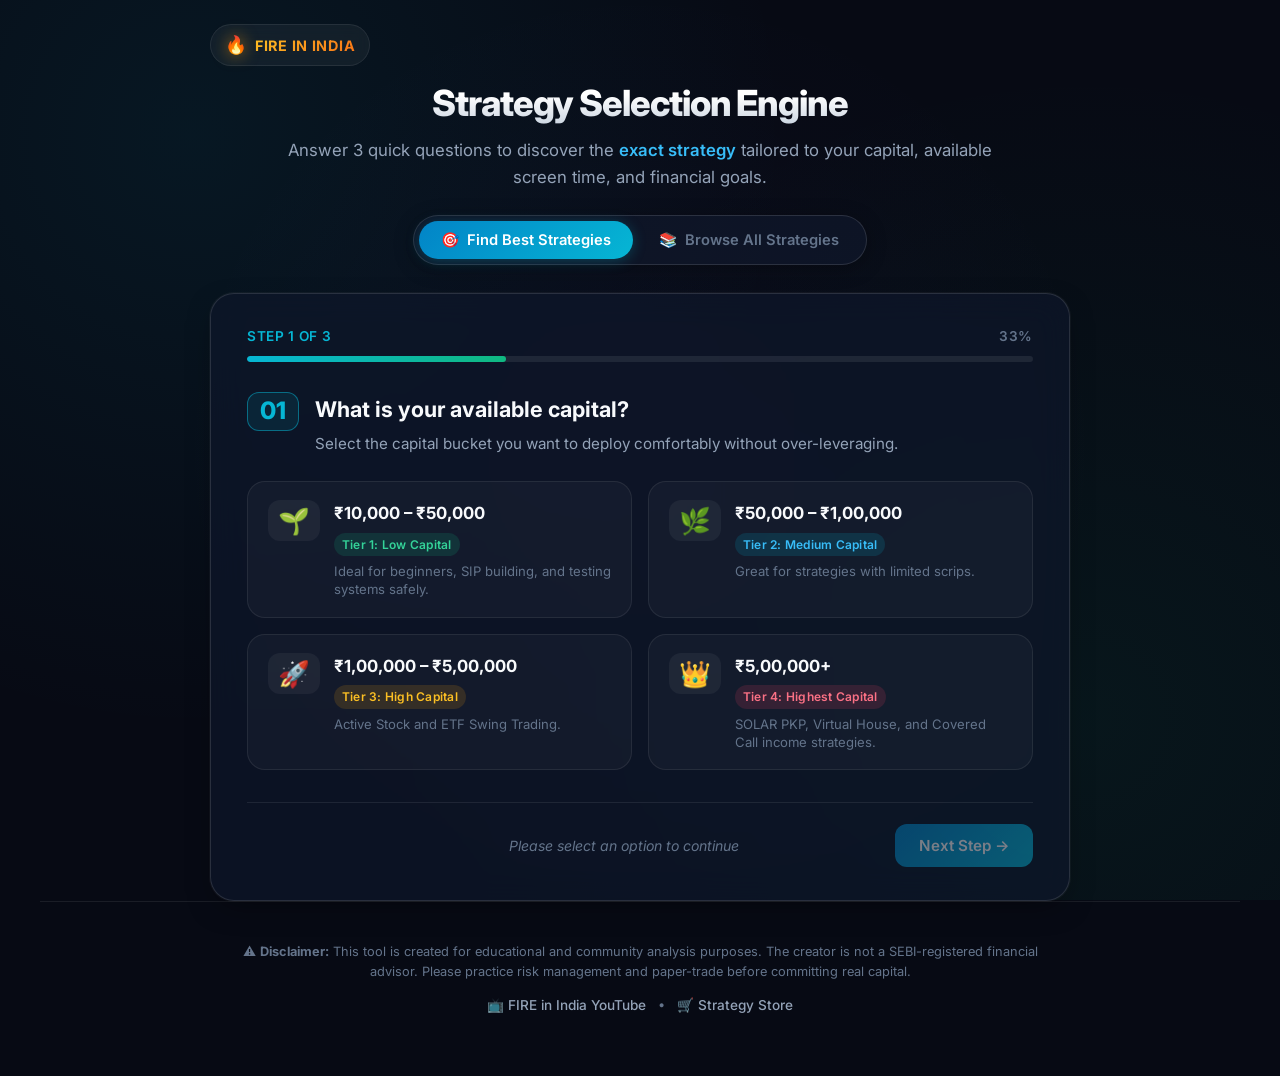
<file: index.html>
<!DOCTYPE html>
<html lang="en">
<head>
  <meta charset="UTF-8">
  <meta name="viewport" content="width=device-width, initial-scale=1.0">
  <title>FIRE in India — Interactive Strategy Finder & Strategy Catalog</title>
  <meta name="description" content="Discover the best stock market, ETF, and swing trading strategy for your capital, screen time, and risk appetite. Powered by FIRE in India.">
  <meta name="keywords" content="FIRE in India, Stock Market Strategy, SST 2.0, ETF Shop, PKJ, Swing Trading, Options Trading, Financial Independence">
  
  <!-- Open Graph / Social Sharing -->
  <meta property="og:title" content="FIRE in India — Strategy Selector">
  <meta property="og:description" content="Find the best trading & investing strategy tailored specifically for your routine and capital in 30 seconds.">
  <meta property="og:type" content="website">

  <!-- Fonts -->
  <link rel="preconnect" href="https://fonts.googleapis.com">
  <link rel="preconnect" href="https://fonts.gstatic.com" crossorigin>
  <link href="https://fonts.googleapis.com/css2?family=Inter:wght@300;400;500;600;700;800&display=swap" rel="stylesheet">

  <link rel="stylesheet" href="style.css">
</head>
<body>
  <div id="app" class="app-wrapper">

    <!-- Top Header -->
    <header class="app-header">
      <div class="header-content">
        <div class="brand-row">
          <div class="brand-badge">
            <span class="flame-icon">🔥</span>
            <span class="brand-title">FIRE in India</span>
          </div>

        </div>

        <h1 class="main-headline">Strategy Selection Engine</h1>
        <p class="sub-headline">
          Answer 3 quick questions to discover the 
          <strong>exact strategy</strong> tailored to your capital, available screen time, and financial goals.
        </p>

        <!-- Navigation Mode Tabs -->
        <nav class="mode-tabs-container" aria-label="Mode selector">
          <button id="quizModeBtn" class="mode-tab active" data-mode="quiz">
            <span class="tab-icon">🎯</span>
            <span class="tab-label">Find Best Strategies</span>
          </button>
          <button id="catalogModeBtn" class="mode-tab" data-mode="catalog">
            <span class="tab-icon">📚</span>
            <span class="tab-label">Browse All Strategies</span>
          </button>
        </nav>
      </div>
    </header>

    <!-- Main Content Area -->
    <main class="app-main">

      <!-- ========================================== -->
      <!-- VIEW 1: GUIDED QUIZ VIEW                   -->
      <!-- ========================================== -->
      <section id="quizView" class="view-section active-view">
        <div class="quiz-card-container">
          
          <!-- Step Progress Indicator -->
          <div class="progress-bar-container">
            <div class="progress-info">
              <span id="quizStepLabel" class="step-label">Step 1 of 3</span>
              <span id="quizStepPercent" class="step-percent">33%</span>
            </div>
            <div class="progress-track">
              <div id="quizProgressBar" class="progress-fill" style="width: 33%;"></div>
            </div>
          </div>

          <!-- Wizard Form Container -->
          <form id="quizForm" class="quiz-form" onsubmit="return false;">
            
            <!-- STEP 1: Capital -->
            <div id="quizStep1" class="quiz-step active-step">
              <div class="question-header">
                <span class="q-number">01</span>
                <div>
                  <h2 class="question-title">What is your available capital?</h2>
                  <p class="question-desc">Select the capital bucket you want to deploy comfortably without over-leveraging.</p>
                </div>
              </div>

              <div class="options-grid" role="radiogroup" aria-label="Capital options">
                <label class="option-tile" data-val="1 Low">
                  <input type="radio" name="capital" value="1 Low" class="sr-only">
                  <div class="tile-icon-box">🌱</div>
                  <div class="tile-body">
                    <div class="tile-title">₹10,000 – ₹50,000</div>
                    <div class="tile-tag tier-low">Tier 1: Low Capital</div>
                    <p class="tile-hint">Ideal for beginners, SIP building, and testing systems safely.</p>
                  </div>
                </label>

                <label class="option-tile" data-val="2 Medium">
                  <input type="radio" name="capital" value="2 Medium" class="sr-only">
                  <div class="tile-icon-box">🌿</div>
                  <div class="tile-body">
                    <div class="tile-title">₹50,000 – ₹1,00,000</div>
                    <div class="tile-tag tier-med">Tier 2: Medium Capital</div>
                    <p class="tile-hint">Great for strategies with limited scrips.</p>
                  </div>
                </label>

                <label class="option-tile" data-val="3 High">
                  <input type="radio" name="capital" value="3 High" class="sr-only">
                  <div class="tile-icon-box">🚀</div>
                  <div class="tile-body">
                    <div class="tile-title">₹1,00,000 – ₹5,00,000</div>
                    <div class="tile-tag tier-high">Tier 3: High Capital</div>
                    <p class="tile-hint">Active Stock and ETF Swing Trading.</p>
                  </div>
                </label>

                <label class="option-tile" data-val="4 Highest">
                  <input type="radio" name="capital" value="4 Highest" class="sr-only">
                  <div class="tile-icon-box">👑</div>
                  <div class="tile-body">
                    <div class="tile-title">₹5,00,000+</div>
                    <div class="tile-tag tier-highest">Tier 4: Highest Capital</div>
                    <p class="tile-hint">SOLAR PKP, Virtual House, and Covered Call income strategies.</p>
                  </div>
                </label>
              </div>
            </div>

            <!-- STEP 2: Time / Screen Availability -->
            <div id="quizStep2" class="quiz-step">
              <div class="question-header">
                <span class="q-number">02</span>
                <div>
                  <h2 class="question-title">How much screen time can you commit?</h2>
                  <p class="question-desc">Pick what genuinely aligns with your profession and daily lifestyle.</p>
                </div>
              </div>

              <div class="options-grid" role="radiogroup" aria-label="Frequency options">
                <label class="option-tile" data-val="Daily">
                  <input type="radio" name="frequency" value="Daily" class="sr-only">
                  <div class="tile-icon-box">⚡</div>
                  <div class="tile-body">
                    <div class="tile-title">Daily (10–15 mins)</div>
                    <div class="tile-tag freq-daily">Active Daily Check</div>
                    <p class="tile-hint">Quick end-of-day order placement for swing trading and daily ETF shops.</p>
                  </div>
                </label>

                <label class="option-tile" data-val="Weekly">
                  <input type="radio" name="frequency" value="Weekly" class="sr-only">
                  <div class="tile-icon-box">📅</div>
                  <div class="tile-body">
                    <div class="tile-title">Weekly / Weekend (30–60 mins on weekend)</div>
                    <div class="tile-tag freq-weekly">Weekly Routine</div>
                    <p class="tile-hint">Review weekly candle breakouts and rotational ETF tranches on Saturday/Sunday.</p>
                  </div>
                </label>

                <label class="option-tile" data-val="Monthly">
                  <input type="radio" name="frequency" value="Monthly" class="sr-only">
                  <div class="tile-icon-box">☕</div>
                  <div class="tile-body">
                    <div class="tile-title">Monthly / Hands-Off (10 mins/month)</div>
                    <div class="tile-tag freq-monthly">Zero Daily Screen Time</div>
                    <p class="tile-hint">Automated Value SIPs, PKJ compounding trees, and REIT dividends.</p>
                  </div>
                </label>
              </div>
            </div>

            <!-- STEP 3: Asset Preference & Risk Appetite -->
            <div id="quizStep3" class="quiz-step">
              <div class="question-header">
                <span class="q-number">03</span>
                <div>
                  <h2 class="question-title">What asset type or risk style do you prefer?</h2>
                  <p class="question-desc">Do you prefer the safety of diversified index ETFs, direct stocks, or option selling?</p>
                </div>
              </div>

              <div class="options-grid" role="radiogroup" aria-label="Asset options">
                <label class="option-tile" data-val="ETFs">
                  <input type="radio" name="asset" value="ETFs" class="sr-only">
                  <div class="tile-icon-box">🛡️</div>
                  <div class="tile-body">
                    <div class="tile-title">Safe & Diversified (ETFs & Gold)</div>
                    <div class="tile-tag asset-etf">Zero Company Risk</div>
                    <p class="tile-hint">Index baskets, Gold, Silver, and Sector ETFs with built-in diversification.</p>
                  </div>
                </label>

                <label class="option-tile" data-val="Stocks">
                  <input type="radio" name="asset" value="Stocks" class="sr-only">
                  <div class="tile-icon-box">📈</div>
                  <div class="tile-body">
                    <div class="tile-title">Direct Stocks (Nifty 50 / 100)</div>
                    <div class="tile-tag asset-stock">High Alpha & Swing Profits</div>
                    <p class="tile-hint">Targeting fast 6%–10% gains on individual quality stock setups.</p>
                  </div>
                </label>

                <label class="option-tile" data-val="Options">
                  <input type="radio" name="asset" value="Options" class="sr-only">
                  <div class="tile-icon-box">💰</div>
                  <div class="tile-body">
                    <div class="tile-title">Options / Regular Monthly Cash Flow</div>
                    <div class="tile-tag asset-options">Cash Flow Generation</div>
                    <p class="tile-hint">Covered Calls and Cash-Secured Puts for steady virtual rent.</p>
                  </div>
                </label>

                <label class="option-tile" data-val="Any">
                  <input type="radio" name="asset" value="Any" class="sr-only">
                  <div class="tile-icon-box">✨</div>
                  <div class="tile-body">
                    <div class="tile-title">Open to Any / Best Overall Match</div>
                    <div class="tile-tag asset-any">All Asset Types</div>
                    <p class="tile-hint">Show me the absolute highest recommended system for my capital & routine.</p>
                  </div>
                </label>
              </div>
            </div>

            <!-- Quiz Bottom Action Bar -->
            <div class="quiz-nav-row">
              <button type="button" id="quizPrevBtn" class="btn-secondary" style="visibility: hidden;">
                ← Back
              </button>
              <div class="quiz-nav-status">
                <span id="quizSelectionPrompt">Please select an option to continue</span>
              </div>
              <button type="button" id="quizNextBtn" class="btn-primary" disabled>
                Next Step →
              </button>
              <button type="button" id="quizSubmitBtn" class="btn-success" style="display: none;" disabled>
                Reveal My Strategies 🎯
              </button>
            </div>

          </form>

          <!-- Quiz Results Container (Populated dynamically) -->
          <div id="quizResultsContainer" class="quiz-results-container" style="display: none;">
            <div class="results-header-banner">
              <div class="banner-badge">🎯 Top Personalized Matches</div>
              <h2 id="resultsTitle" class="results-title">Your Recommended Strategies</h2>
              <p id="resultsPersonaText" class="results-persona"></p>
            </div>

            <div id="matchedCardsGrid" class="cards-grid">
              <!-- Matched cards injected here -->
            </div>

            <div class="results-actions-row">
              <button id="retakeQuizBtn" class="btn-secondary">
                🔄 Retake Quiz
              </button>
              <button id="viewAllFromResultsBtn" class="btn-primary">
                📚 Explore All 39 Strategies
              </button>
            </div>
          </div>

        </div>
      </section>

      <!-- ========================================== -->
      <!-- VIEW 2: ALL STRATEGIES CATALOG VIEW        -->
      <!-- ========================================== -->
      <section id="catalogView" class="view-section">
        
        <!-- Controls & Filter Bar -->
        <div class="catalog-controls-card">
          
          <!-- Search Row -->
          <div class="search-input-wrapper">
            <span class="search-icon">🔍</span>
            <input 
              type="text" 
              id="strategySearchInput" 
              class="search-input" 
              placeholder="Search strategies by name, indicator, or rules (e.g., 'SST 2.0', 'ETF Shop', '20 DMA', 'Turtle')..."
              autocomplete="off"
            >
            <button id="clearSearchBtn" class="clear-search-btn" title="Clear search" style="display: none;">×</button>
          </div>

          <!-- Filter Pills Sections -->
          <div class="filters-group">
            
            <!-- Capital Filter -->
            <div class="filter-row">
              <span class="filter-label">Capital:</span>
              <div class="filter-pills" data-filter-type="capital">
                <button class="pill active" data-value="all">All Capital</button>
                <button class="pill" data-value="1 Low">1 Low (₹10k–50k)</button>
                <button class="pill" data-value="2 Medium">2 Med (₹50k–1L)</button>
                <button class="pill" data-value="3 High">3 High (₹1L–5L)</button>
                <button class="pill" data-value="4 Highest">4 Highest (₹5L+)</button>
              </div>
            </div>

            <!-- Asset Type Filter -->
            <div class="filter-row">
              <span class="filter-label">Asset:</span>
              <div class="filter-pills" data-filter-type="asset">
                <button class="pill active" data-value="all">All Assets</button>
                <button class="pill" data-value="ETFs">ETFs & Gold</button>
                <button class="pill" data-value="Stocks">Direct Stocks</button>
                <button class="pill" data-value="MFs">Mutual Funds</button>
                <button class="pill" data-value="Options">Options / Cash Flow</button>
              </div>
            </div>

            <!-- Frequency Filter -->
            <div class="filter-row">
              <span class="filter-label">Frequency:</span>
              <div class="filter-pills" data-filter-type="frequency">
                <button class="pill active" data-value="all">All Frequencies</button>
                <button class="pill" data-value="Daily">Daily EOD</button>
                <button class="pill" data-value="Weekly">Weekly</button>
                <button class="pill" data-value="Monthly">Monthly / Hands-Off</button>
              </div>
            </div>

            <!-- Free vs Premium Filter -->
            <div class="filter-row">
              <span class="filter-label">Access:</span>
              <div class="filter-pills" data-filter-type="pricing">
                <button class="pill active" data-value="all">All Sheets</button>
                <button class="pill" data-value="free">📄 Free Templates</button>
                <button class="pill" data-value="paid">💎 Premium Sheets</button>
              </div>
            </div>

          </div>

          <!-- Results Summary Bar -->
          <div class="catalog-summary-bar">
            <span id="catalogCountDisplay" class="count-display">Showing 39 of 39 strategies</span>
            <button id="resetAllFiltersBtn" class="btn-link" style="display: none;">Reset Filters</button>
          </div>

        </div>

        <!-- Strategy Cards Catalog Grid -->
        <div id="catalogGrid" class="cards-grid">
          <!-- Cards injected via app.js -->
        </div>

        <!-- Empty State -->
        <div id="catalogEmptyState" class="empty-state" style="display: none;">
          <div class="empty-icon">🔎</div>
          <h3>No strategies match your active filters</h3>
          <p>Try resetting the search keyword or expanding your capital / frequency criteria.</p>
          <button id="emptyStateResetBtn" class="btn-primary">Reset All Filters</button>
        </div>

      </section>

    </main>

    <!-- Footer -->
    <footer class="app-footer">
      <div class="footer-content">
        <p class="disclaimer-text">
          ⚠️ <strong>Disclaimer:</strong> This tool is created for educational and community analysis purposes. 
          The creator is not a SEBI-registered financial advisor. Please practice risk management and paper-trade 
          before committing real capital.
        </p>
        <div class="footer-links">
          <a href="https://www.youtube.com/@FIREinIndia" target="_blank" rel="noopener" class="footer-link">
            📺 FIRE in India YouTube
          </a>
          <span class="footer-dot">•</span>
          <a href="https://fireinindia2021.odoo.com/shop" target="_blank" rel="noopener" class="footer-link">
            🛒 Strategy Store
          </a>
        </div>
      </div>
    </footer>

    <!-- ========================================== -->
    <!-- MODAL: EMBED WIDGET CODE                   -->
    <!-- ========================================== -->
    <div id="embedModal" class="modal-backdrop" aria-hidden="true" style="display: none;">
      <div class="modal-dialog">
        <div class="modal-header">
          <div class="modal-title-row">
            <span class="modal-icon">&lt;/&gt;</span>
            <h3 class="modal-title">Embed Strategy Selector</h3>
          </div>
          <button id="closeEmbedModalBtn" class="modal-close-btn" aria-label="Close modal">×</button>
        </div>
        <div class="modal-body">
          <p class="modal-desc">
            Copy and paste this clean HTML snippet into your Odoo website, WordPress, or blog to let your subscribers use the Strategy Selector directly on your site.
          </p>
          
          <div class="code-snippet-box">
            <textarea id="embedCodeSnippet" class="code-textarea" readonly rows="4"></textarea>
          </div>

          <div class="embed-instructions">
            <h4>How to embed in Odoo:</h4>
            <ol>
              <li>Go to your Odoo website editor on <code>fireinindia2021.odoo.com</code>.</li>
              <li>Drag and drop the <strong>"Embed Code / HTML"</strong> building block onto your page.</li>
              <li>Paste this snippet and save the page.</li>
            </ol>
          </div>
        </div>
        <div class="modal-footer">
          <button id="copyEmbedCodeBtn" class="btn-success">
            📋 Copy Embed Code
          </button>
          <button id="dismissEmbedModalBtn" class="btn-secondary">
            Done
          </button>
        </div>
      </div>
    </div>

    <!-- Toast Notification Container -->
    <div id="toastNotification" class="toast-container" aria-live="polite"></div>

  </div>

  <!-- Scripts -->
  <script src="data.js"></script>
  <script src="app.js"></script>
</body>
</html>
</file>
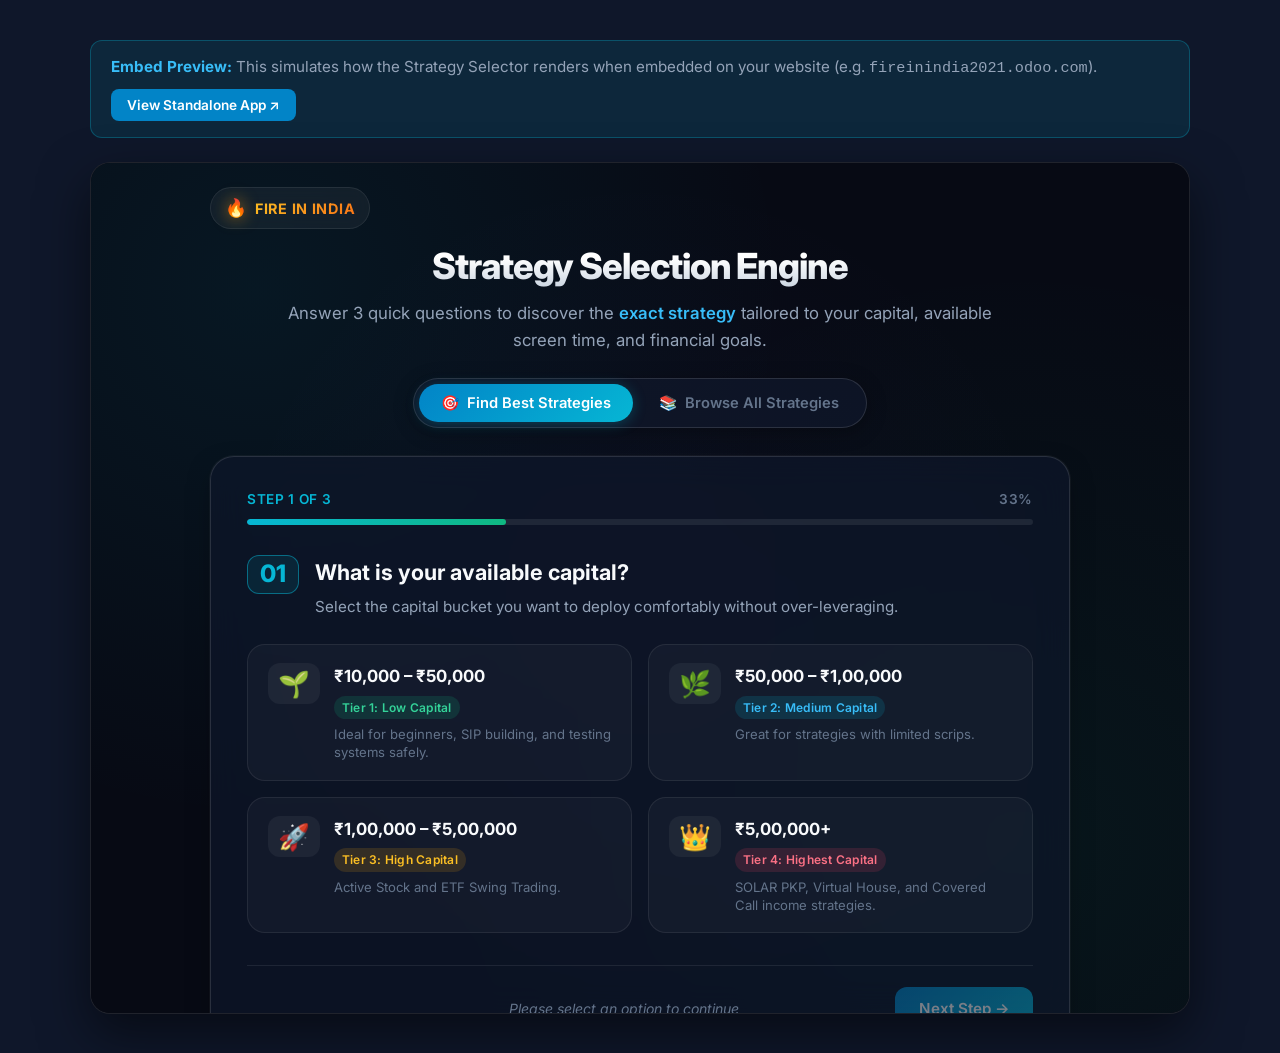
<file: embed-example.html>
<!DOCTYPE html>
<html lang="en">
<head>
  <meta charset="UTF-8">
  <meta name="viewport" content="width=device-width, initial-scale=1.0">
  <title>FIRE in India — Embed Example Demo</title>
  <link rel="preconnect" href="https://fonts.googleapis.com">
  <link href="https://fonts.googleapis.com/css2?family=Inter:wght@400;600;700&display=swap" rel="stylesheet">
  <style>
    * { box-sizing: border-box; margin: 0; padding: 0; }
    body {
      font-family: 'Inter', sans-serif;
      background: #0f172a;
      color: #f8fafc;
      padding: 40px 20px;
    }
    .page-container {
      max-width: 1100px;
      margin: 0 auto;
    }
    .demo-banner {
      background: rgba(6, 182, 212, 0.1);
      border: 1px solid rgba(6, 182, 212, 0.3);
      padding: 16px 20px;
      border-radius: 12px;
      margin-bottom: 24px;
      display: flex;
      justify-content: space-between;
      align-items: center;
      flex-wrap: wrap;
      gap: 12px;
    }
    .demo-banner p { font-size: 0.95rem; color: #94a3b8; }
    .demo-banner strong { color: #38bdf8; }
    .btn-return {
      background: #0284c7;
      color: #fff;
      text-decoration: none;
      padding: 8px 16px;
      border-radius: 8px;
      font-size: 0.85rem;
      font-weight: 600;
    }
    .widget-frame-wrapper {
      background: #070a14;
      border: 1px solid rgba(255, 255, 255, 0.1);
      border-radius: 20px;
      overflow: hidden;
      box-shadow: 0 20px 50px rgba(0, 0, 0, 0.5);
    }
    iframe {
      width: 100%;
      height: 850px;
      border: none;
      display: block;
    }
  </style>
</head>
<body>
  <div class="page-container">
    <div class="demo-banner">
      <div>
        <p><strong>Embed Preview:</strong> This simulates how the Strategy Selector renders when embedded on your website (e.g. <code>fireinindia2021.odoo.com</code>).</p>
      </div>
      <a href="index.html" class="btn-return">View Standalone App ↗</a>
    </div>

    <div class="widget-frame-wrapper">
      <iframe src="index.html" title="FIRE in India Strategy Selector"></iframe>
    </div>
  </div>
</body>
</html>
</file>
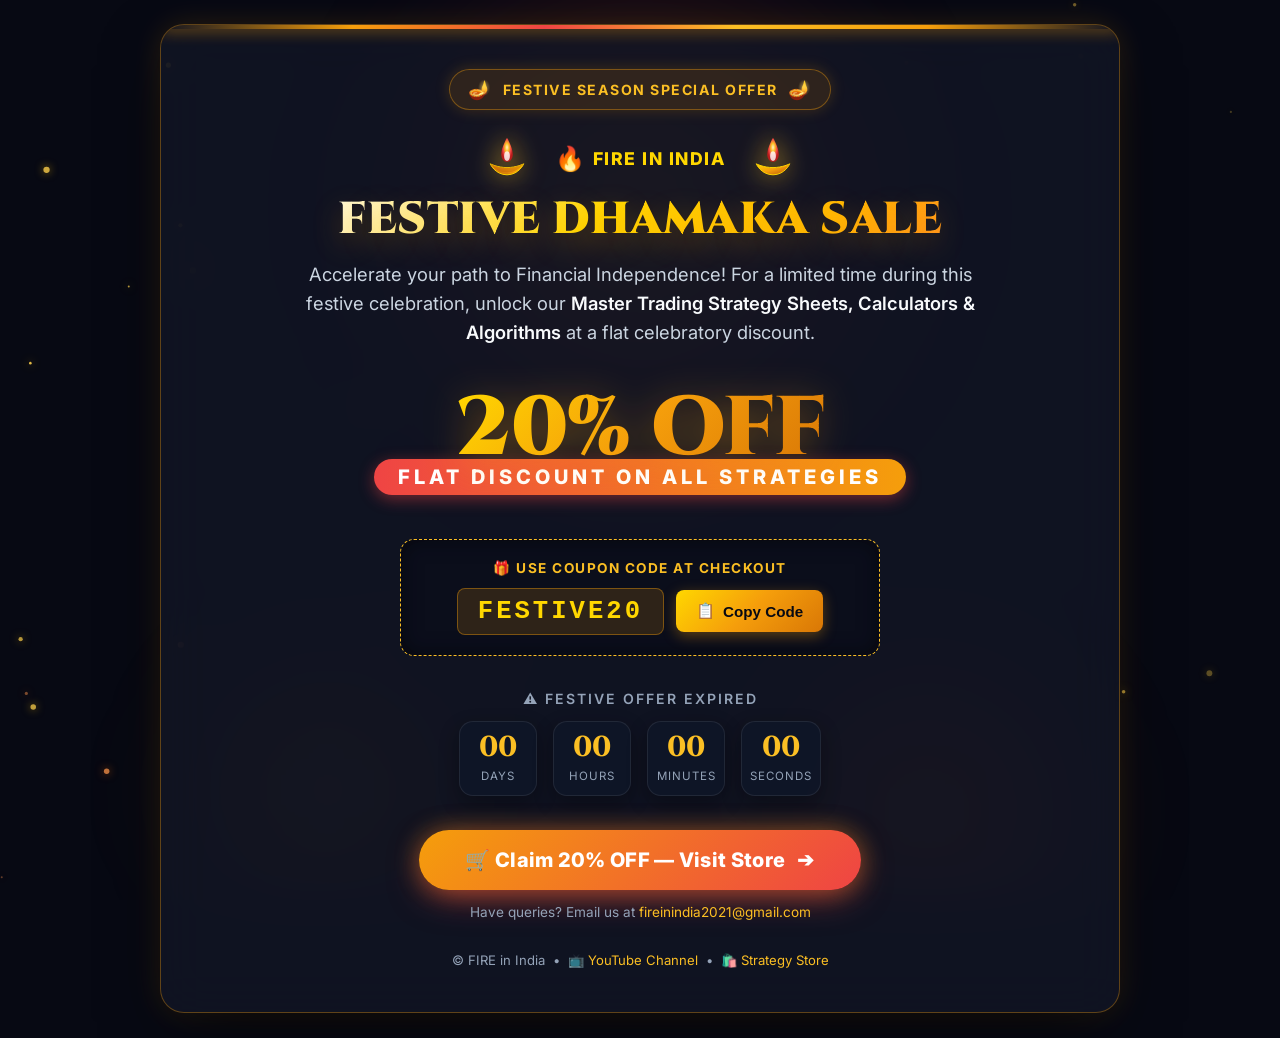
<file: Odoo/festival-offer.html>
<!DOCTYPE html>
<html lang="en">
<head>
  <meta charset="UTF-8">
  <meta name="viewport" content="width=device-width, initial-scale=1.0">
  <title>Festive Special — Flat 20% OFF | FIRE in India</title>
  <link rel="preconnect" href="https://fonts.googleapis.com">
  <link rel="preconnect" href="https://fonts.gstatic.com" crossorigin>
  <link href="https://fonts.googleapis.com/css2?family=Cinzel:wght@600;700;800;900&family=Inter:wght@300;400;500;600;700;800&display=swap" rel="stylesheet">
  
  <style>
    /* -------------------------------------------------------------
       FESTIVE PROMOTION THEME: FIRE IN INDIA (GOLD & FIRE LUXURY)
       ------------------------------------------------------------- */
    :root {
      --bg-dark: #070913;
      --bg-card: rgba(18, 22, 38, 0.78);
      --bg-card-hover: rgba(28, 34, 58, 0.9);
      --gold-primary: #f59e0b;
      --gold-light: #fbbf24;
      --gold-gradient: linear-gradient(135deg, #ffd700 0%, #f59e0b 50%, #d97706 100%);
      --fire-gradient: linear-gradient(135deg, #ff4d4d 0%, #f59e0b 50%, #ffd000 100%);
      --text-white: #ffffff;
      --text-muted: #cbd5e1;
      --text-dim: #94a3b8;
      --border-gold: rgba(245, 158, 11, 0.35);
      --border-card: rgba(255, 255, 255, 0.1);
      --shadow-gold: 0 10px 40px -10px rgba(245, 158, 11, 0.45);
      --radius-lg: 24px;
      --radius-md: 14px;
      --radius-sm: 8px;
    }

    * {
      box-sizing: border-box;
      margin: 0;
      padding: 0;
    }

    body {
      font-family: 'Inter', sans-serif;
      background-color: var(--bg-dark);
      color: var(--text-white);
      min-height: 100vh;
      overflow-x: hidden;
      position: relative;
      display: flex;
      flex-direction: column;
      align-items: center;
      justify-content: center;
      padding: 24px 16px;
    }

    /* Ambient Festive Glowing Background */
    .ambient-glow {
      position: fixed;
      top: 0;
      left: 0;
      width: 100%;
      height: 100%;
      pointer-events: none;
      z-index: 0;
      overflow: hidden;
    }

    .glow-orb-1 {
      position: absolute;
      top: -10%;
      left: 50%;
      transform: translateX(-50%);
      width: 600px;
      height: 600px;
      background: radial-gradient(circle, rgba(245, 158, 11, 0.22) 0%, rgba(220, 38, 38, 0.1) 45%, transparent 70%);
      filter: blur(60px);
      animation: pulseGlow 7s ease-in-out infinite alternate;
    }

    .glow-orb-2 {
      position: absolute;
      bottom: -15%;
      right: 10%;
      width: 450px;
      height: 450px;
      background: radial-gradient(circle, rgba(234, 88, 12, 0.18) 0%, transparent 65%);
      filter: blur(50px);
    }

    .glow-orb-3 {
      position: absolute;
      bottom: -10%;
      left: 10%;
      width: 400px;
      height: 400px;
      background: radial-gradient(circle, rgba(217, 119, 6, 0.15) 0%, transparent 65%);
      filter: blur(50px);
    }

    #sparkleCanvas {
      position: fixed;
      top: 0;
      left: 0;
      width: 100%;
      height: 100%;
      pointer-events: none;
      z-index: 1;
    }

    /* Container */
    .festive-wrapper {
      position: relative;
      z-index: 2;
      width: 100%;
      max-width: 960px;
      margin: 0 auto;
    }

    /* Main Festive Card */
    .festive-card {
      background: var(--bg-card);
      backdrop-filter: blur(24px);
      -webkit-backdrop-filter: blur(24px);
      border: 1px solid var(--border-gold);
      border-radius: var(--radius-lg);
      padding: 44px 36px;
      box-shadow: 0 25px 70px -15px rgba(0, 0, 0, 0.7), 0 0 30px rgba(245, 158, 11, 0.15);
      position: relative;
      overflow: hidden;
      text-align: center;
    }

    /* Decorative Golden Corner Flourishes */
    .festive-card::before {
      content: "";
      position: absolute;
      top: 0;
      left: 0;
      right: 0;
      height: 4px;
      background: linear-gradient(90deg, transparent, #f59e0b, #ef4444, #fbbf24, #f59e0b, transparent);
      box-shadow: 0 0 15px #f59e0b;
    }

    /* Top Brand & Festive Badge */
    .top-badge-row {
      display: inline-flex;
      align-items: center;
      gap: 10px;
      background: rgba(245, 158, 11, 0.12);
      border: 1px solid rgba(245, 158, 11, 0.4);
      padding: 8px 18px;
      border-radius: 50px;
      font-size: 0.88rem;
      font-weight: 700;
      letter-spacing: 1.5px;
      text-transform: uppercase;
      color: var(--gold-light);
      margin-bottom: 24px;
      box-shadow: 0 0 15px rgba(245, 158, 11, 0.2);
      animation: floatBadge 3s ease-in-out infinite alternate;
    }

    .top-badge-row .diya-icon {
      font-size: 1.15rem;
    }

    /* Festive Diya Header Graphic */
    .festive-diya-container {
      display: flex;
      justify-content: center;
      align-items: center;
      gap: 24px;
      margin-bottom: 12px;
    }

    .diya-svg {
      width: 48px;
      height: 48px;
      filter: drop-shadow(0 0 12px rgba(251, 191, 36, 0.8));
    }

    .diya-svg.left {
      transform: scaleX(-1);
    }

    .flame-animation {
      animation: flicker 1.8s ease-in-out infinite alternate;
      transform-origin: 50% 60%;
    }

    /* Headings */
    .festival-title {
      font-family: 'Cinzel', serif;
      font-size: 2.8rem;
      font-weight: 900;
      line-height: 1.15;
      letter-spacing: 0.5px;
      margin-bottom: 14px;
      background: linear-gradient(135deg, #ffffff 10%, #ffd700 45%, #ffb703 70%, #ff6b35 100%);
      -webkit-background-clip: text;
      -webkit-text-fill-color: transparent;
      text-shadow: 0 10px 30px rgba(245, 158, 11, 0.3);
    }

    .festival-subtitle {
      font-size: 1.15rem;
      color: var(--text-muted);
      max-width: 680px;
      margin: 0 auto 32px;
      line-height: 1.6;
      font-weight: 400;
    }

    .festival-subtitle strong {
      color: #f8fafc;
      font-weight: 600;
    }

    /* 20% DISCOUNT HERO BANNER */
    .discount-showcase {
      display: inline-flex;
      flex-direction: column;
      align-items: center;
      position: relative;
      margin-bottom: 34px;
      padding: 10px;
    }

    .discount-big-text {
      font-family: 'Cinzel', serif;
      font-size: 5.2rem;
      font-weight: 900;
      line-height: 0.95;
      background: var(--gold-gradient);
      -webkit-background-clip: text;
      -webkit-text-fill-color: transparent;
      filter: drop-shadow(0 6px 20px rgba(245, 158, 11, 0.45));
      letter-spacing: -1px;
    }

    .discount-label {
      font-size: 1.25rem;
      font-weight: 800;
      letter-spacing: 4px;
      text-transform: uppercase;
      color: #fff;
      background: linear-gradient(90deg, #ef4444, #f59e0b);
      padding: 6px 24px;
      border-radius: 30px;
      margin-top: -10px;
      box-shadow: 0 4px 16px rgba(239, 68, 68, 0.45);
    }

    /* COUPON BOX */
    .coupon-section {
      background: rgba(10, 14, 26, 0.7);
      border: 1px dashed var(--gold-light);
      border-radius: var(--radius-md);
      padding: 20px 28px;
      max-width: 480px;
      margin: 0 auto 34px;
      display: flex;
      flex-direction: column;
      gap: 12px;
      box-shadow: inset 0 0 20px rgba(0, 0, 0, 0.5);
    }

    .coupon-title {
      font-size: 0.85rem;
      text-transform: uppercase;
      letter-spacing: 1.5px;
      color: var(--gold-light);
      font-weight: 700;
    }

    .coupon-interactive-row {
      display: flex;
      align-items: center;
      justify-content: center;
      gap: 12px;
      flex-wrap: wrap;
    }

    .coupon-code-pill {
      font-family: monospace;
      font-size: 1.6rem;
      font-weight: 800;
      letter-spacing: 3px;
      color: #ffd700;
      background: rgba(245, 158, 11, 0.15);
      border: 1px solid rgba(245, 158, 11, 0.4);
      padding: 8px 20px;
      border-radius: var(--radius-sm);
      user-select: all;
    }

    .btn-copy {
      background: var(--gold-gradient);
      color: #070913;
      border: none;
      font-weight: 700;
      font-size: 0.95rem;
      padding: 12px 20px;
      border-radius: var(--radius-sm);
      cursor: pointer;
      display: inline-flex;
      align-items: center;
      gap: 8px;
      transition: all 0.2s ease;
      box-shadow: 0 4px 14px rgba(245, 158, 11, 0.35);
    }

    .btn-copy:hover {
      transform: translateY(-2px);
      box-shadow: 0 6px 20px rgba(245, 158, 11, 0.5);
      filter: brightness(1.1);
    }

    .btn-copy:active {
      transform: translateY(0);
    }

    .copied-toast {
      font-size: 0.8rem;
      color: #10b981;
      font-weight: 600;
      display: none;
      align-items: center;
      justify-content: center;
      gap: 4px;
    }

    /* COUNTDOWN TIMER */
    .timer-container {
      margin-bottom: 34px;
    }

    .timer-label {
      font-size: 0.88rem;
      text-transform: uppercase;
      letter-spacing: 2px;
      color: var(--text-dim);
      margin-bottom: 14px;
      font-weight: 600;
    }

    .timer-grid {
      display: flex;
      justify-content: center;
      gap: 16px;
      flex-wrap: wrap;
    }

    .timer-block {
      background: rgba(15, 23, 42, 0.8);
      border: 1px solid rgba(255, 255, 255, 0.08);
      border-radius: var(--radius-md);
      min-width: 78px;
      padding: 12px 8px;
      text-align: center;
      box-shadow: 0 8px 20px rgba(0, 0, 0, 0.3);
    }

    .timer-num {
      font-family: 'Cinzel', serif;
      font-size: 1.8rem;
      font-weight: 800;
      color: var(--gold-light);
      line-height: 1;
    }

    .timer-unit {
      font-size: 0.72rem;
      text-transform: uppercase;
      color: var(--text-dim);
      margin-top: 6px;
      letter-spacing: 1px;
    }


    /* CALL TO ACTION BUTTON */
    .cta-container {
      display: flex;
      flex-direction: column;
      align-items: center;
      gap: 14px;
    }

    .btn-main-cta {
      display: inline-flex;
      align-items: center;
      justify-content: center;
      gap: 12px;
      background: linear-gradient(135deg, #f59e0b 0%, #ef4444 100%);
      color: #ffffff;
      text-decoration: none;
      font-size: 1.25rem;
      font-weight: 800;
      padding: 18px 46px;
      border-radius: 50px;
      box-shadow: 0 10px 35px -5px rgba(239, 68, 68, 0.6), 0 0 25px rgba(245, 158, 11, 0.4);
      transition: all 0.25s ease;
      letter-spacing: 0.3px;
    }

    .btn-main-cta:hover {
      transform: translateY(-3px) scale(1.02);
      box-shadow: 0 15px 45px -5px rgba(239, 68, 68, 0.75), 0 0 35px rgba(245, 158, 11, 0.6);
      filter: brightness(1.08);
    }

    .btn-main-cta:active {
      transform: translateY(-1px);
    }

    .cta-subtext {
      font-size: 0.85rem;
      color: var(--text-dim);
    }

    .cta-subtext a {
      color: var(--gold-light);
      text-decoration: none;
    }

    .cta-subtext a:hover {
      text-decoration: underline;
    }

    /* FOOTER */
    .festive-footer {
      margin-top: 32px;
      font-size: 0.82rem;
      color: var(--text-dim);
      display: flex;
      align-items: center;
      justify-content: center;
      gap: 8px;
      flex-wrap: wrap;
    }

    .festive-footer a {
      color: var(--gold-light);
      text-decoration: none;
    }

    /* KEYFRAME ANIMATIONS */
    @keyframes pulseGlow {
      0% { transform: translateX(-50%) scale(0.9); opacity: 0.8; }
      100% { transform: translateX(-50%) scale(1.15); opacity: 1; }
    }

    @keyframes floatBadge {
      0% { transform: translateY(0); }
      100% { transform: translateY(-4px); }
    }

    @keyframes flicker {
      0% { transform: scale(1) rotate(-1deg); opacity: 0.95; }
      50% { transform: scale(1.08) rotate(1deg); opacity: 1; filter: drop-shadow(0 0 16px #ffbe0b); }
      100% { transform: scale(0.96) rotate(-0.5deg); opacity: 0.9; }
    }

    /* RESPONSIVE DESIGN */
    @media (max-width: 768px) {
      body {
        padding: 16px 10px;
      }

      .festive-card {
        padding: 30px 18px;
        border-radius: 18px;
      }

      .festival-title {
        font-size: 2.1rem;
      }

      .discount-big-text {
        font-size: 4rem;
      }

      .discount-label {
        font-size: 1rem;
        padding: 5px 18px;
      }

      .btn-main-cta {
        font-size: 1.1rem;
        padding: 16px 28px;
        width: 100%;
      }

      .timer-grid {
        gap: 8px;
      }

      .timer-block {
        min-width: 65px;
        padding: 10px 6px;
      }

      .timer-num {
        font-size: 1.5rem;
      }

      .coupon-interactive-row {
        flex-direction: column;
        width: 100%;
      }

      .coupon-code-pill {
        width: 100%;
        text-align: center;
        font-size: 1.35rem;
      }

      .btn-copy {
        width: 100%;
        justify-content: center;
      }
    }
  </style>
</head>
<body>

  <!-- Background Glow & Sparkles -->
  <div class="ambient-glow">
    <div class="glow-orb-1"></div>
    <div class="glow-orb-2"></div>
    <div class="glow-orb-3"></div>
  </div>
  <canvas id="sparkleCanvas"></canvas>

  <div class="festive-wrapper">
    <div class="festive-card">

      <!-- Top Festival Announcement Pill -->
      <div class="top-badge-row">
        <span class="diya-icon">🪔</span>
        <span>Festive Season Special Offer</span>
        <span class="diya-icon">🪔</span>
      </div>

      <!-- Festive Glowing Diyas Graphic -->
      <div class="festive-diya-container">
        <!-- Left SVG Diya -->
        <svg class="diya-svg left" viewBox="0 0 100 100" fill="none" xmlns="http://www.w3.org/2000/svg">
          <path class="flame-animation" d="M50 8C50 8 38 28 38 42C38 52 44 58 50 58C56 58 62 52 62 42C62 28 50 8 50 8Z" fill="url(#flameGrad)" />
          <ellipse cx="50" cy="46" rx="6" ry="10" fill="#fff" opacity="0.8" />
          <path d="M15 62C15 62 25 85 50 85C75 85 85 62 85 62C85 62 70 70 50 70C30 70 15 62 15 62Z" fill="url(#goldGrad)" stroke="#ffd700" stroke-width="2" />
          <path d="M50 70C65 70 78 65 85 62C75 78 55 80 50 80C45 80 25 78 15 62C22 65 35 70 50 70Z" fill="#b45309" opacity="0.4" />
          <defs>
            <radialGradient id="flameGrad" cx="50%" cy="40%" r="50%">
              <stop offset="0%" stop-color="#fff5cc" />
              <stop offset="35%" stop-color="#fbbf24" />
              <stop offset="70%" stop-color="#ef4444" />
              <stop offset="100%" stop-color="#b91c1c" />
            </radialGradient>
            <linearGradient id="goldGrad" x1="0%" y1="0%" x2="100%" y2="100%">
              <stop offset="0%" stop-color="#ffd700" />
              <stop offset="50%" stop-color="#f59e0b" />
              <stop offset="100%" stop-color="#b45309" />
            </linearGradient>
          </defs>
        </svg>

        <!-- Channel Brand -->
        <div style="display: flex; align-items: center; gap: 8px;">
          <span style="font-size: 1.5rem;">🔥</span>
          <span style="font-weight: 800; letter-spacing: 1.5px; font-size: 1.1rem; color: #ffd700;">FIRE IN INDIA</span>
        </div>

        <!-- Right SVG Diya -->
        <svg class="diya-svg" viewBox="0 0 100 100" fill="none" xmlns="http://www.w3.org/2000/svg">
          <path class="flame-animation" d="M50 8C50 8 38 28 38 42C38 52 44 58 50 58C56 58 62 52 62 42C62 28 50 8 50 8Z" fill="url(#flameGrad2)" />
          <ellipse cx="50" cy="46" rx="6" ry="10" fill="#fff" opacity="0.8" />
          <path d="M15 62C15 62 25 85 50 85C75 85 85 62 85 62C85 62 70 70 50 70C30 70 15 62 15 62Z" fill="url(#goldGrad2)" stroke="#ffd700" stroke-width="2" />
          <defs>
            <radialGradient id="flameGrad2" cx="50%" cy="40%" r="50%">
              <stop offset="0%" stop-color="#fff5cc" />
              <stop offset="35%" stop-color="#fbbf24" />
              <stop offset="70%" stop-color="#ef4444" />
              <stop offset="100%" stop-color="#b91c1c" />
            </radialGradient>
            <linearGradient id="goldGrad2" x1="0%" y1="0%" x2="100%" y2="100%">
              <stop offset="0%" stop-color="#ffd700" />
              <stop offset="50%" stop-color="#f59e0b" />
              <stop offset="100%" stop-color="#b45309" />
            </linearGradient>
          </defs>
        </svg>
      </div>

      <!-- Main Headline -->
      <h1 class="festival-title">FESTIVE DHAMAKA SALE</h1>
      
      <p class="festival-subtitle">
        Accelerate your path to Financial Independence! For a limited time during this festive celebration, unlock our 
        <strong>Master Trading Strategy Sheets, Calculators & Algorithms</strong> at a flat celebratory discount.
      </p>

      <!-- 20% DISCOUNT SHOWCASE -->
      <div class="discount-showcase">
        <div class="discount-big-text">20% OFF</div>
        <div class="discount-label">FLAT DISCOUNT ON ALL STRATEGIES</div>
      </div>

      <!-- COUPON BOX WITH 1-CLICK COPY -->
      <div class="coupon-section">
        <div class="coupon-title">🎁 USE COUPON CODE AT CHECKOUT</div>
        <div class="coupon-interactive-row">
          <div id="couponCode" class="coupon-code-pill">FESTIVE20</div>
          <button id="copyBtn" class="btn-copy" onclick="copyCouponCode()" aria-label="Copy Coupon Code">
            <span id="copyIcon">📋</span>
            <span id="copyBtnText">Copy Code</span>
          </button>
        </div>
        <div id="copiedToast" class="copied-toast">
          ✓ Coupon code copied to clipboard!
        </div>
      </div>

      <!-- COUNTDOWN TIMER -->
      <div class="timer-container">
        <div class="timer-label">⏰ Festive Offer Valid Till 15 Nov 2026 (Midnight):</div>
        <div class="timer-grid">
          <div class="timer-block">
            <div id="timerDays" class="timer-num">04</div>
            <div class="timer-unit">Days</div>
          </div>
          <div class="timer-block">
            <div id="timerHours" class="timer-num">18</div>
            <div class="timer-unit">Hours</div>
          </div>
          <div class="timer-block">
            <div id="timerMins" class="timer-num">35</div>
            <div class="timer-unit">Minutes</div>
          </div>
          <div class="timer-block">
            <div id="timerSecs" class="timer-num">50</div>
            <div class="timer-unit">Seconds</div>
          </div>
        </div>
      </div>



      <!-- CALL TO ACTION -->
      <div class="cta-container">
        <a href="https://fireinindia2021.odoo.com/shop" target="_blank" rel="noopener" class="btn-main-cta">
          <span>🛒 Claim 20% OFF — Visit Store</span>
          <span>➔</span>
        </a>
        <div class="cta-subtext">
          Have queries? Email us at <a href="mailto:fireinindia2021@gmail.com">fireinindia2021@gmail.com</a>
        </div>
      </div>

      <!-- FOOTER -->
      <div class="festive-footer">
        <span>© FIRE in India</span>
        <span>•</span>
        <a href="https://www.youtube.com/@FIREinIndia" target="_blank" rel="noopener">📺 YouTube Channel</a>
        <span>•</span>
        <a href="https://fireinindia2021.odoo.com/shop" target="_blank" rel="noopener">🛍️ Strategy Store</a>
      </div>

    </div>
  </div>

  <!-- Interactive JavaScript: Sparkles, Countdown Timer & Clipboard Copy -->
  <script>
    // 1. Copy Coupon Code with visual feedback
    function copyCouponCode() {
      const code = document.getElementById('couponCode').innerText.trim();
      navigator.clipboard.writeText(code).then(() => {
        const copyBtnText = document.getElementById('copyBtnText');
        const copyIcon = document.getElementById('copyIcon');
        const toast = document.getElementById('copiedToast');
        
        copyBtnText.innerText = 'Copied!';
        copyIcon.innerText = '✓';
        toast.style.display = 'flex';

        setTimeout(() => {
          copyBtnText.innerText = 'Copy Code';
          copyIcon.innerText = '📋';
          toast.style.display = 'none';
        }, 3000);
      }).catch(err => {
        // Fallback for older browsers
        const tempInput = document.createElement('input');
        tempInput.value = code;
        document.body.appendChild(tempInput);
        tempInput.select();
        document.execCommand('copy');
        document.body.removeChild(tempInput);

        const copyBtnText = document.getElementById('copyBtnText');
        copyBtnText.innerText = 'Copied!';
        setTimeout(() => { copyBtnText.innerText = 'Copy Code'; }, 3000);
      });
    }

    // 2. Countdown Timer Target: 15 November 2026 Midnight (23:59:59 IST)
    function initCountdown() {
      const targetDate = new Date('2026-11-15T23:59:59+05:30').getTime();

      function updateClock() {
        const now = Date.now();
        const diff = targetDate - now;

        if (diff <= 0) {
          document.getElementById('timerDays').innerText = '00';
          document.getElementById('timerHours').innerText = '00';
          document.getElementById('timerMins').innerText = '00';
          document.getElementById('timerSecs').innerText = '00';
          const label = document.querySelector('.timer-label');
          if (label) label.innerText = '⚠️ Festive Offer Expired';
          return;
        }

        const days = Math.floor(diff / (1000 * 60 * 60 * 24));
        const hours = Math.floor((diff / (1000 * 60 * 60)) % 24);
        const mins = Math.floor((diff / (1000 * 60)) % 60);
        const secs = Math.floor((diff / 1000) % 60);

        document.getElementById('timerDays').innerText = String(days).padStart(2, '0');
        document.getElementById('timerHours').innerText = String(hours).padStart(2, '0');
        document.getElementById('timerMins').innerText = String(mins).padStart(2, '0');
        document.getElementById('timerSecs').innerText = String(secs).padStart(2, '0');
      }

      updateClock();
      setInterval(updateClock, 1000);
    }
    initCountdown();

    // 3. Lightweight Golden Canvas Sparkles (Silky 60fps)
    (function initSparkles() {
      const canvas = document.getElementById('sparkleCanvas');
      const ctx = canvas.getContext('2d');
      let width = canvas.width = window.innerWidth;
      let height = canvas.height = window.innerHeight;

      window.addEventListener('resize', () => {
        width = canvas.width = window.innerWidth;
        height = canvas.height = window.innerHeight;
      });

      const particles = [];
      const particleCount = Math.min(width > 768 ? 45 : 25, 50);

      class Sparkle {
        constructor() {
          this.reset();
        }
        reset() {
          this.x = Math.random() * width;
          this.y = Math.random() * height;
          this.size = Math.random() * 2.5 + 0.8;
          this.speedY = -(Math.random() * 0.6 + 0.2);
          this.speedX = (Math.random() - 0.5) * 0.4;
          this.opacity = Math.random() * 0.7 + 0.3;
          this.hue = Math.random() > 0.4 ? 45 : 25; // Gold or warm ember
          this.fade = Math.random() * 0.01 + 0.005;
        }
        update() {
          this.y += this.speedY;
          this.x += this.speedX;
          this.opacity -= this.fade;
          if (this.y < 0 || this.opacity <= 0) {
            this.reset();
            this.y = height + 10;
          }
        }
        draw() {
          ctx.beginPath();
          ctx.arc(this.x, this.y, this.size, 0, Math.PI * 2);
          ctx.fillStyle = `hsla(${this.hue}, 100%, 65%, ${this.opacity})`;
          ctx.shadowBlur = 8;
          ctx.shadowColor = `hsla(${this.hue}, 100%, 50%, 0.8)`;
          ctx.fill();
        }
      }

      for (let i = 0; i < particleCount; i++) {
        particles.push(new Sparkle());
      }

      function loop() {
        ctx.clearRect(0, 0, width, height);
        particles.forEach(p => {
          p.update();
          p.draw();
        });
        requestAnimationFrame(loop);
      }
      loop();
    })();
  </script>
</body>
</html>
</file>
<file: style.css>
/* ==========================================================================
   FIRE IN INDIA — STRATEGY SELECTOR & INTERACTIVE WIDGET
   Design System & Styling: Modern Fintech Dark Theme with Glassmorphism
   ========================================================================== */

:root {
  --font-family: 'Inter', -apple-system, BlinkMacSystemFont, "Segoe UI", Roboto, sans-serif;
  
  /* Color Palette */
  --bg-base: #070a14;
  --bg-surface: #0e1526;
  --bg-card: rgba(15, 23, 42, 0.72);
  --bg-card-hover: rgba(30, 41, 59, 0.85);
  --bg-card-active: rgba(14, 165, 233, 0.12);
  
  /* Borders */
  --border-subtle: rgba(255, 255, 255, 0.08);
  --border-card: rgba(255, 255, 255, 0.12);
  --border-accent: rgba(6, 182, 212, 0.5);
  
  /* Accent Colors */
  --accent-cyan: #06b6d4;
  --accent-cyan-light: #38bdf8;
  --accent-cyan-glow: rgba(6, 182, 212, 0.28);
  --accent-emerald: #10b981;
  --accent-emerald-glow: rgba(16, 185, 129, 0.28);
  --accent-amber: #f59e0b;
  --accent-amber-glow: rgba(245, 158, 11, 0.25);
  --accent-rose: #f43f5e;
  --accent-purple: #8b5cf6;
  
  /* Typography Colors */
  --text-primary: #f8fafc;
  --text-secondary: #94a3b8;
  --text-muted: #64748b;
  
  /* Radii & Shadows */
  --radius-sm: 8px;
  --radius-md: 12px;
  --radius-lg: 18px;
  --radius-xl: 24px;
  --shadow-card: 0 10px 30px -10px rgba(0, 0, 0, 0.5), 0 0 1px 1px rgba(255, 255, 255, 0.05);
  --shadow-glow: 0 0 25px -5px var(--accent-cyan-glow);
  --shadow-emerald: 0 0 25px -5px var(--accent-emerald-glow);
  
  /* Transitions */
  --transition-fast: 0.18s cubic-bezier(0.4, 0, 0.2, 1);
  --transition-normal: 0.28s cubic-bezier(0.4, 0, 0.2, 1);
}

/* Reset & Box Sizing */
*, *::before, *::after {
  box-sizing: border-box;
  margin: 0;
  padding: 0;
}

body {
  font-family: var(--font-family);
  background-color: var(--bg-base);
  color: var(--text-primary);
  line-height: 1.6;
  -webkit-font-smoothing: antialiased;
  -moz-osx-font-smoothing: grayscale;
  min-height: 100vh;
  overflow-x: hidden;
  position: relative;
  background-image: 
    radial-gradient(circle at 15% 15%, rgba(6, 182, 212, 0.08) 0%, transparent 45%),
    radial-gradient(circle at 85% 80%, rgba(16, 185, 129, 0.07) 0%, transparent 50%),
    radial-gradient(circle at 50% 50%, rgba(139, 92, 246, 0.04) 0%, transparent 60%);
  background-attachment: fixed;
}

/* App Wrapper */
.app-wrapper {
  max-width: 1240px;
  margin: 0 auto;
  padding: 24px 20px 60px;
  display: flex;
  flex-direction: column;
  min-height: 100vh;
}

/* ==========================================================================
   HEADER COMPONENT
   ========================================================================== */
.app-header {
  margin-bottom: 28px;
  text-align: center;
}

.header-content {
  display: flex;
  flex-direction: column;
  align-items: center;
}

.brand-row {
  display: flex;
  align-items: center;
  justify-content: space-between;
  width: 100%;
  max-width: 860px;
  margin-bottom: 16px;
}

.brand-badge {
  display: inline-flex;
  align-items: center;
  gap: 8px;
  background: rgba(255, 255, 255, 0.05);
  border: 1px solid var(--border-subtle);
  padding: 6px 14px;
  border-radius: 9999px;
  backdrop-filter: blur(8px);
}

.flame-icon {
  font-size: 1.1rem;
  filter: drop-shadow(0 0 8px rgba(245, 158, 11, 0.6));
  animation: pulseFlame 2.5s infinite ease-in-out;
}

@keyframes pulseFlame {
  0%, 100% { transform: scale(1); }
  50% { transform: scale(1.15); filter: drop-shadow(0 0 12px rgba(239, 68, 68, 0.8)); }
}

.brand-title {
  font-size: 0.9rem;
  font-weight: 700;
  letter-spacing: 0.05em;
  text-transform: uppercase;
  background: linear-gradient(135deg, #fbbf24, #f97316);
  -webkit-background-clip: text;
  -webkit-text-fill-color: transparent;
}

.btn-ghost-sm {
  background: rgba(255, 255, 255, 0.04);
  border: 1px solid var(--border-subtle);
  color: var(--text-secondary);
  font-size: 0.82rem;
  font-weight: 500;
  padding: 6px 12px;
  border-radius: var(--radius-sm);
  cursor: pointer;
  display: inline-flex;
  align-items: center;
  gap: 6px;
  transition: all var(--transition-fast);
}

.btn-ghost-sm:hover {
  background: rgba(255, 255, 255, 0.1);
  color: var(--text-primary);
  border-color: var(--border-accent);
}

.main-headline {
  font-size: 2.25rem;
  font-weight: 800;
  letter-spacing: -0.03em;
  line-height: 1.2;
  margin-bottom: 12px;
  background: linear-gradient(180deg, #ffffff 30%, #cbd5e1 100%);
  -webkit-background-clip: text;
  -webkit-text-fill-color: transparent;
}

.sub-headline {
  font-size: 1.05rem;
  color: var(--text-secondary);
  max-width: 720px;
  margin-bottom: 24px;
}

.sub-headline strong {
  color: var(--accent-cyan-light);
  font-weight: 600;
}

/* Mode Switch Tabs */
.mode-tabs-container {
  display: inline-flex;
  background: rgba(15, 23, 42, 0.8);
  padding: 5px;
  border-radius: 9999px;
  border: 1px solid var(--border-card);
  box-shadow: 0 4px 20px rgba(0, 0, 0, 0.3);
  gap: 4px;
}

.mode-tab {
  display: inline-flex;
  align-items: center;
  gap: 8px;
  background: transparent;
  border: none;
  color: var(--text-muted);
  font-family: inherit;
  font-size: 0.92rem;
  font-weight: 600;
  padding: 10px 22px;
  border-radius: 9999px;
  cursor: pointer;
  transition: all var(--transition-fast);
}

.mode-tab:hover {
  color: var(--text-primary);
}

.mode-tab.active {
  background: linear-gradient(135deg, #0284c7, #06b6d4);
  color: #ffffff;
  box-shadow: 0 2px 14px var(--accent-cyan-glow);
}

/* ==========================================================================
   VIEW SECTIONS
   ========================================================================== */
.view-section {
  display: none;
  animation: fadeIn 0.3s ease-out;
}

.view-section.active-view {
  display: block;
}

@keyframes fadeIn {
  from { opacity: 0; transform: translateY(6px); }
  to { opacity: 1; transform: translateY(0); }
}

/* ==========================================================================
   VIEW 1: GUIDED QUIZ
   ========================================================================== */
.quiz-card-container {
  max-width: 860px;
  margin: 0 auto;
  background: var(--bg-card);
  backdrop-filter: blur(16px);
  border: 1px solid var(--border-card);
  border-radius: var(--radius-xl);
  padding: 32px 36px;
  box-shadow: var(--shadow-card);
  position: relative;
}

.progress-bar-container {
  margin-bottom: 30px;
}

.progress-info {
  display: flex;
  justify-content: space-between;
  font-size: 0.85rem;
  font-weight: 600;
  text-transform: uppercase;
  letter-spacing: 0.05em;
  margin-bottom: 8px;
}

.step-label {
  color: var(--accent-cyan);
}

.step-percent {
  color: var(--text-muted);
}

.progress-track {
  width: 100%;
  height: 6px;
  background: rgba(255, 255, 255, 0.08);
  border-radius: 9999px;
  overflow: hidden;
}

.progress-fill {
  height: 100%;
  background: linear-gradient(90deg, var(--accent-cyan), var(--accent-emerald));
  border-radius: 9999px;
  transition: width var(--transition-normal);
}

/* Steps */
.quiz-step {
  display: none;
}

.quiz-step.active-step {
  display: block;
  animation: stepIn 0.35s cubic-bezier(0.16, 1, 0.3, 1);
}

@keyframes stepIn {
  from { opacity: 0; transform: translateX(12px); }
  to { opacity: 1; transform: translateX(0); }
}

.question-header {
  display: flex;
  align-items: flex-start;
  gap: 16px;
  margin-bottom: 24px;
}

.q-number {
  font-size: 1.5rem;
  font-weight: 800;
  color: var(--accent-cyan);
  background: rgba(6, 182, 212, 0.1);
  border: 1px solid var(--border-accent);
  border-radius: var(--radius-md);
  padding: 4px 12px;
  line-height: 1.2;
}

.question-title {
  font-size: 1.35rem;
  font-weight: 700;
  color: var(--text-primary);
  margin-bottom: 6px;
}

.question-desc {
  font-size: 0.95rem;
  color: var(--text-secondary);
}

/* Option Tile Grid */
.options-grid {
  display: grid;
  grid-template-columns: repeat(2, 1fr);
  gap: 16px;
  margin-bottom: 32px;
}

.option-tile {
  background: rgba(255, 255, 255, 0.03);
  border: 1px solid var(--border-subtle);
  border-radius: var(--radius-lg);
  padding: 18px 20px;
  cursor: pointer;
  display: flex;
  align-items: flex-start;
  gap: 14px;
  transition: all var(--transition-fast);
  position: relative;
  user-select: none;
}

.option-tile:hover {
  background: var(--bg-card-hover);
  border-color: rgba(255, 255, 255, 0.2);
  transform: translateY(-2px);
}

.option-tile.selected {
  background: var(--bg-card-active);
  border-color: var(--accent-cyan);
  box-shadow: 0 0 20px -3px var(--accent-cyan-glow);
}

.option-tile.selected::after {
  content: '✓';
  position: absolute;
  top: 14px;
  right: 14px;
  width: 22px;
  height: 22px;
  background: var(--accent-cyan);
  color: #000000;
  font-size: 0.8rem;
  font-weight: 800;
  display: flex;
  align-items: center;
  justify-content: center;
  border-radius: 50%;
}

.tile-icon-box {
  font-size: 1.6rem;
  background: rgba(255, 255, 255, 0.05);
  border-radius: var(--radius-md);
  padding: 8px 10px;
  line-height: 1;
  flex-shrink: 0;
}

.tile-body {
  flex: 1;
}

.tile-title {
  font-size: 1.05rem;
  font-weight: 700;
  color: var(--text-primary);
  margin-bottom: 4px;
}

.tile-tag {
  display: inline-block;
  font-size: 0.75rem;
  font-weight: 600;
  padding: 2px 8px;
  border-radius: 9999px;
  margin-bottom: 6px;
  letter-spacing: 0.02em;
}

.tier-low { background: rgba(16, 185, 129, 0.15); color: #34d399; }
.tier-med { background: rgba(6, 182, 212, 0.15); color: #38bdf8; }
.tier-high { background: rgba(245, 158, 11, 0.15); color: #fbbf24; }
.tier-highest { background: rgba(244, 63, 94, 0.15); color: #fb7185; }

.freq-daily { background: rgba(244, 63, 94, 0.15); color: #fb7185; }
.freq-weekly { background: rgba(139, 92, 246, 0.15); color: #c084fc; }
.freq-monthly { background: rgba(16, 185, 129, 0.15); color: #34d399; }

.asset-etf { background: rgba(16, 185, 129, 0.15); color: #34d399; }
.asset-stock { background: rgba(6, 182, 212, 0.15); color: #38bdf8; }
.asset-options { background: rgba(245, 158, 11, 0.15); color: #fbbf24; }
.asset-any { background: rgba(139, 92, 246, 0.15); color: #c084fc; }

.tile-hint {
  font-size: 0.82rem;
  color: var(--text-muted);
  line-height: 1.4;
}

/* Navigation Row */
.quiz-nav-row {
  display: flex;
  align-items: center;
  justify-content: space-between;
  border-top: 1px solid var(--border-subtle);
  padding-top: 20px;
}

.quiz-nav-status {
  font-size: 0.88rem;
  color: var(--text-muted);
  font-style: italic;
}

/* Buttons */
.btn-primary, .btn-secondary, .btn-success {
  font-family: inherit;
  font-size: 0.95rem;
  font-weight: 600;
  padding: 12px 24px;
  border-radius: var(--radius-md);
  border: none;
  cursor: pointer;
  display: inline-flex;
  align-items: center;
  justify-content: center;
  gap: 8px;
  transition: all var(--transition-fast);
}

.btn-primary {
  background: linear-gradient(135deg, #0284c7, #06b6d4);
  color: #ffffff;
  box-shadow: 0 4px 15px var(--accent-cyan-glow);
}

.btn-primary:hover:not(:disabled) {
  transform: translateY(-2px);
  box-shadow: 0 6px 20px var(--accent-cyan-glow);
}

.btn-primary:disabled {
  opacity: 0.45;
  cursor: not-allowed;
  box-shadow: none;
}

.btn-secondary {
  background: rgba(255, 255, 255, 0.06);
  border: 1px solid var(--border-subtle);
  color: var(--text-secondary);
}

.btn-secondary:hover {
  background: rgba(255, 255, 255, 0.12);
  color: var(--text-primary);
}

.btn-success {
  background: linear-gradient(135deg, #059669, #10b981);
  color: #ffffff;
  box-shadow: 0 4px 15px var(--accent-emerald-glow);
}

.btn-success:hover:not(:disabled) {
  transform: translateY(-2px);
  box-shadow: 0 6px 22px var(--accent-emerald-glow);
}

.btn-success:disabled {
  opacity: 0.45;
  cursor: not-allowed;
}

.btn-link {
  background: none;
  border: none;
  color: var(--accent-cyan);
  font-family: inherit;
  font-size: 0.85rem;
  font-weight: 600;
  text-decoration: underline;
  cursor: pointer;
}

/* Screen Reader Only Utility */
.sr-only {
  position: absolute;
  width: 1px;
  height: 1px;
  padding: 0;
  margin: -1px;
  overflow: hidden;
  clip: rect(0, 0, 0, 0);
  border: 0;
}

/* ==========================================================================
   QUIZ RESULTS VIEW
   ========================================================================== */
.results-header-banner {
  text-align: center;
  margin-bottom: 28px;
  padding-bottom: 20px;
  border-bottom: 1px solid var(--border-subtle);
}

.banner-badge {
  display: inline-block;
  background: rgba(16, 185, 129, 0.15);
  color: #34d399;
  border: 1px solid rgba(16, 185, 129, 0.3);
  font-size: 0.85rem;
  font-weight: 700;
  text-transform: uppercase;
  letter-spacing: 0.05em;
  padding: 4px 14px;
  border-radius: 9999px;
  margin-bottom: 12px;
}

.results-title {
  font-size: 1.8rem;
  font-weight: 800;
  color: var(--text-primary);
  margin-bottom: 8px;
}

.results-persona {
  font-size: 1.05rem;
  color: var(--accent-cyan-light);
  max-width: 650px;
  margin: 0 auto;
}

.results-actions-row {
  display: flex;
  justify-content: center;
  gap: 16px;
  margin-top: 36px;
  padding-top: 24px;
  border-top: 1px solid var(--border-subtle);
}

/* ==========================================================================
   VIEW 2: CATALOG VIEW & FILTERS
   ========================================================================== */
.catalog-controls-card {
  background: var(--bg-card);
  backdrop-filter: blur(16px);
  border: 1px solid var(--border-card);
  border-radius: var(--radius-xl);
  padding: 24px 28px;
  box-shadow: var(--shadow-card);
  margin-bottom: 28px;
}

.search-input-wrapper {
  position: relative;
  margin-bottom: 20px;
}

.search-icon {
  position: absolute;
  left: 16px;
  top: 50%;
  transform: translateY(-50%);
  font-size: 1.1rem;
  opacity: 0.6;
  pointer-events: none;
}

.search-input {
  width: 100%;
  background: rgba(255, 255, 255, 0.04);
  border: 1px solid var(--border-card);
  color: var(--text-primary);
  font-family: inherit;
  font-size: 1rem;
  padding: 14px 44px 14px 44px;
  border-radius: var(--radius-md);
  outline: none;
  transition: all var(--transition-fast);
}

.search-input:focus {
  background: rgba(255, 255, 255, 0.07);
  border-color: var(--accent-cyan);
  box-shadow: 0 0 0 3px var(--accent-cyan-glow);
}

.search-input::placeholder {
  color: var(--text-muted);
}

.clear-search-btn {
  position: absolute;
  right: 14px;
  top: 50%;
  transform: translateY(-50%);
  background: rgba(255, 255, 255, 0.1);
  border: none;
  color: var(--text-secondary);
  font-size: 1.1rem;
  width: 24px;
  height: 24px;
  border-radius: 50%;
  cursor: pointer;
  display: flex;
  align-items: center;
  justify-content: center;
  transition: background var(--transition-fast);
}

.clear-search-btn:hover {
  background: rgba(255, 255, 255, 0.2);
  color: var(--text-primary);
}

.filters-group {
  display: flex;
  flex-direction: column;
  gap: 14px;
  padding-bottom: 16px;
  border-bottom: 1px solid var(--border-subtle);
}

.filter-row {
  display: flex;
  align-items: center;
  gap: 14px;
  flex-wrap: wrap;
}

.filter-label {
  font-size: 0.85rem;
  font-weight: 700;
  text-transform: uppercase;
  letter-spacing: 0.04em;
  color: var(--text-muted);
  min-width: 85px;
}

.filter-pills {
  display: flex;
  flex-wrap: wrap;
  gap: 8px;
}

.pill {
  background: rgba(255, 255, 255, 0.04);
  border: 1px solid var(--border-subtle);
  color: var(--text-secondary);
  font-family: inherit;
  font-size: 0.82rem;
  font-weight: 600;
  padding: 6px 14px;
  border-radius: 9999px;
  cursor: pointer;
  transition: all var(--transition-fast);
}

.pill:hover {
  background: rgba(255, 255, 255, 0.09);
  color: var(--text-primary);
}

.pill.active {
  background: var(--accent-cyan);
  border-color: var(--accent-cyan);
  color: #000000;
  font-weight: 700;
  box-shadow: 0 2px 10px var(--accent-cyan-glow);
}

.catalog-summary-bar {
  display: flex;
  align-items: center;
  justify-content: space-between;
  padding-top: 14px;
}

.count-display {
  font-size: 0.88rem;
  font-weight: 600;
  color: var(--text-muted);
}

/* ==========================================================================
   STRATEGY CARDS & GRID
   ========================================================================== */
.cards-grid {
  display: grid;
  grid-template-columns: repeat(auto-fill, minmax(350px, 1fr));
  gap: 22px;
}

.strategy-card {
  background: var(--bg-card);
  backdrop-filter: blur(12px);
  border: 1px solid var(--border-card);
  border-radius: var(--radius-lg);
  padding: 22px 24px;
  box-shadow: var(--shadow-card);
  display: flex;
  flex-direction: column;
  justify-content: space-between;
  transition: all var(--transition-fast);
  position: relative;
  overflow: hidden;
}

.strategy-card::before {
  content: '';
  position: absolute;
  top: 0;
  left: 0;
  right: 0;
  height: 3px;
  background: linear-gradient(90deg, var(--accent-cyan), var(--accent-emerald));
  opacity: 0.6;
}

.strategy-card:hover {
  transform: translateY(-4px);
  border-color: rgba(255, 255, 255, 0.22);
  box-shadow: 0 16px 36px -10px rgba(0, 0, 0, 0.6), 0 0 20px -5px var(--accent-cyan-glow);
}

.strategy-card.match-highlight {
  border-color: var(--accent-emerald);
  box-shadow: 0 0 30px -8px var(--accent-emerald-glow);
}

.strategy-card.match-highlight::before {
  background: linear-gradient(90deg, #10b981, #06b6d4);
  height: 4px;
  opacity: 1;
}

/* Card Header */
.card-top-badges {
  display: flex;
  flex-wrap: wrap;
  align-items: center;
  gap: 6px;
  margin-bottom: 12px;
}

.badge-tag {
  font-size: 0.72rem;
  font-weight: 700;
  text-transform: uppercase;
  letter-spacing: 0.03em;
  padding: 3px 8px;
  border-radius: 6px;
}

.badge-capital { background: rgba(6, 182, 212, 0.15); color: #38bdf8; }
.badge-freq { background: rgba(139, 92, 246, 0.15); color: #c084fc; }
.badge-asset { background: rgba(16, 185, 129, 0.15); color: #34d399; }
.badge-match { background: rgba(16, 185, 129, 0.25); color: #10b981; border: 1px solid rgba(16, 185, 129, 0.4); }

.card-title {
  font-size: 1.22rem;
  font-weight: 800;
  color: var(--text-primary);
  margin-bottom: 6px;
  line-height: 1.3;
}

.card-persona-tag {
  font-size: 0.8rem;
  font-weight: 600;
  color: var(--accent-cyan);
  margin-bottom: 12px;
  display: flex;
  align-items: center;
  gap: 5px;
}

.card-based-on {
  font-size: 0.9rem;
  color: var(--text-secondary);
  margin-bottom: 16px;
  line-height: 1.45;
}

/* Target & Frequency Metrics Row */
.card-metrics-box {
  background: rgba(0, 0, 0, 0.25);
  border: 1px solid var(--border-subtle);
  border-radius: var(--radius-md);
  padding: 10px 14px;
  display: flex;
  justify-content: space-between;
  margin-bottom: 16px;
}

.metric-item {
  display: flex;
  flex-direction: column;
}

.metric-label {
  font-size: 0.72rem;
  font-weight: 600;
  text-transform: uppercase;
  letter-spacing: 0.04em;
  color: var(--text-muted);
}

.metric-value {
  font-size: 0.95rem;
  font-weight: 700;
  color: var(--accent-emerald);
}

.metric-value.booking-speed {
  color: var(--accent-cyan-light);
}

/* Accordion Rules */
.accordion-wrapper {
  margin-bottom: 18px;
}

.accordion-trigger {
  width: 100%;
  background: rgba(255, 255, 255, 0.03);
  border: 1px solid var(--border-subtle);
  color: var(--text-secondary);
  font-family: inherit;
  font-size: 0.84rem;
  font-weight: 600;
  padding: 8px 12px;
  border-radius: var(--radius-sm);
  cursor: pointer;
  display: flex;
  align-items: center;
  justify-content: space-between;
  transition: all var(--transition-fast);
}

.accordion-trigger:hover {
  background: rgba(255, 255, 255, 0.07);
  color: var(--text-primary);
}

.accordion-trigger .chevron {
  font-size: 0.75rem;
  transition: transform var(--transition-fast);
}

.accordion-trigger.expanded .chevron {
  transform: rotate(180deg);
}

.accordion-body {
  max-height: 0;
  overflow: hidden;
  transition: max-height 0.25s ease-out;
  background: rgba(0, 0, 0, 0.2);
  border-radius: 0 0 var(--radius-sm) var(--radius-sm);
}

.accordion-body.open {
  max-height: 250px;
  padding: 12px 14px;
  border: 1px solid var(--border-subtle);
  border-top: none;
}

.rule-row {
  margin-bottom: 8px;
  font-size: 0.83rem;
  line-height: 1.4;
}

.rule-row:last-child {
  margin-bottom: 0;
}

.rule-tag {
  font-weight: 700;
  font-size: 0.74rem;
  text-transform: uppercase;
  padding: 1px 5px;
  border-radius: 4px;
  margin-right: 6px;
}

.tag-buy { background: rgba(16, 185, 129, 0.2); color: #34d399; }
.tag-sell { background: rgba(244, 63, 94, 0.2); color: #fb7185; }

/* Card Actions */
.card-actions-row {
  display: grid;
  grid-template-columns: 1fr 1fr;
  gap: 10px;
  margin-top: auto;
}

.btn-action-yt {
  background: rgba(239, 68, 68, 0.12);
  border: 1px solid rgba(239, 68, 68, 0.35);
  color: #fca5a5;
  font-family: inherit;
  font-size: 0.82rem;
  font-weight: 600;
  padding: 10px 12px;
  border-radius: var(--radius-sm);
  text-decoration: none;
  display: flex;
  align-items: center;
  justify-content: center;
  gap: 6px;
  transition: all var(--transition-fast);
}

.btn-action-yt:hover {
  background: rgba(239, 68, 68, 0.25);
  color: #ffffff;
  border-color: #ef4444;
}

.btn-action-sheet-free {
  background: rgba(16, 185, 129, 0.12);
  border: 1px solid rgba(16, 185, 129, 0.35);
  color: #6ee7b7;
  font-family: inherit;
  font-size: 0.82rem;
  font-weight: 600;
  padding: 10px 12px;
  border-radius: var(--radius-sm);
  text-decoration: none;
  display: flex;
  align-items: center;
  justify-content: center;
  gap: 6px;
  transition: all var(--transition-fast);
}

.btn-action-sheet-free:hover {
  background: rgba(16, 185, 129, 0.25);
  color: #ffffff;
  border-color: #10b981;
}

.btn-action-sheet-paid {
  background: rgba(245, 158, 11, 0.15);
  border: 1px solid rgba(245, 158, 11, 0.4);
  color: #fcd34d;
  font-family: inherit;
  font-size: 0.82rem;
  font-weight: 600;
  padding: 10px 12px;
  border-radius: var(--radius-sm);
  text-decoration: none;
  display: flex;
  align-items: center;
  justify-content: center;
  gap: 6px;
  transition: all var(--transition-fast);
}

.btn-action-sheet-paid:hover {
  background: rgba(245, 158, 11, 0.3);
  color: #ffffff;
  border-color: #f59e0b;
}

/* ==========================================================================
   EMPTY STATE
   ========================================================================== */
.empty-state {
  text-align: center;
  padding: 50px 20px;
  background: var(--bg-card);
  border: 1px dashed var(--border-card);
  border-radius: var(--radius-xl);
  max-width: 500px;
  margin: 30px auto;
}

.empty-icon {
  font-size: 3rem;
  margin-bottom: 16px;
  opacity: 0.6;
}

.empty-state h3 {
  font-size: 1.25rem;
  margin-bottom: 8px;
  color: var(--text-primary);
}

.empty-state p {
  color: var(--text-secondary);
  font-size: 0.95rem;
  margin-bottom: 20px;
}

/* ==========================================================================
   MODAL COMPONENT (EMBED WIDGET)
   ========================================================================== */
.modal-backdrop {
  position: fixed;
  inset: 0;
  background: rgba(0, 0, 0, 0.75);
  backdrop-filter: blur(8px);
  display: flex;
  align-items: center;
  justify-content: center;
  z-index: 1000;
  padding: 20px;
  animation: fadeIn 0.2s ease-out;
}

.modal-dialog {
  background: var(--bg-surface);
  border: 1px solid var(--border-card);
  border-radius: var(--radius-xl);
  width: 100%;
  max-width: 580px;
  box-shadow: 0 25px 50px -12px rgba(0, 0, 0, 0.7);
  overflow: hidden;
  animation: modalScale 0.25s cubic-bezier(0.16, 1, 0.3, 1);
}

@keyframes modalScale {
  from { opacity: 0; transform: scale(0.95); }
  to { opacity: 1; transform: scale(1); }
}

.modal-header {
  display: flex;
  align-items: center;
  justify-content: space-between;
  padding: 20px 24px;
  border-bottom: 1px solid var(--border-subtle);
}

.modal-title-row {
  display: flex;
  align-items: center;
  gap: 10px;
}

.modal-icon {
  background: rgba(6, 182, 212, 0.15);
  color: var(--accent-cyan);
  font-weight: 800;
  font-size: 0.9rem;
  padding: 4px 8px;
  border-radius: 6px;
}

.modal-title {
  font-size: 1.15rem;
  font-weight: 700;
  color: var(--text-primary);
}

.modal-close-btn {
  background: none;
  border: none;
  color: var(--text-muted);
  font-size: 1.5rem;
  cursor: pointer;
  line-height: 1;
  transition: color var(--transition-fast);
}

.modal-close-btn:hover {
  color: var(--text-primary);
}

.modal-body {
  padding: 24px;
}

.modal-desc {
  font-size: 0.9rem;
  color: var(--text-secondary);
  margin-bottom: 16px;
}

.code-snippet-box {
  margin-bottom: 20px;
}

.code-textarea {
  width: 100%;
  background: rgba(0, 0, 0, 0.4);
  border: 1px solid var(--border-subtle);
  border-radius: var(--radius-sm);
  color: #38bdf8;
  font-family: 'Courier New', Courier, monospace;
  font-size: 0.85rem;
  padding: 12px;
  resize: none;
  outline: none;
}

.embed-instructions h4 {
  font-size: 0.88rem;
  color: var(--text-primary);
  margin-bottom: 8px;
}

.embed-instructions ol {
  padding-left: 20px;
  font-size: 0.83rem;
  color: var(--text-secondary);
}

.embed-instructions li {
  margin-bottom: 4px;
}

.embed-instructions code {
  background: rgba(255, 255, 255, 0.08);
  padding: 2px 6px;
  border-radius: 4px;
  color: var(--accent-amber);
}

.modal-footer {
  display: flex;
  justify-content: flex-end;
  gap: 12px;
  padding: 16px 24px;
  border-top: 1px solid var(--border-subtle);
  background: rgba(0, 0, 0, 0.2);
}

/* ==========================================================================
   TOAST NOTIFICATION
   ========================================================================== */
.toast-container {
  position: fixed;
  bottom: 24px;
  right: 24px;
  z-index: 2000;
  pointer-events: none;
}

.toast {
  background: #0f172a;
  border: 1px solid var(--accent-emerald);
  color: #f8fafc;
  padding: 12px 20px;
  border-radius: var(--radius-md);
  box-shadow: 0 10px 25px rgba(0, 0, 0, 0.6), 0 0 15px var(--accent-emerald-glow);
  font-size: 0.9rem;
  font-weight: 600;
  display: flex;
  align-items: center;
  gap: 10px;
  animation: toastIn 0.3s cubic-bezier(0.16, 1, 0.3, 1), toastOut 0.3s 2.7s forwards;
}

@keyframes toastIn {
  from { opacity: 0; transform: translateY(15px); }
  to { opacity: 1; transform: translateY(0); }
}

@keyframes toastOut {
  from { opacity: 1; transform: translateY(0); }
  to { opacity: 0; transform: translateY(15px); }
}

/* ==========================================================================
   FOOTER
   ========================================================================== */
.app-footer {
  margin-top: auto;
  padding-top: 40px;
  border-top: 1px solid var(--border-subtle);
}

.footer-content {
  text-align: center;
  max-width: 800px;
  margin: 0 auto;
}

.disclaimer-text {
  font-size: 0.8rem;
  color: var(--text-muted);
  margin-bottom: 14px;
  line-height: 1.5;
}

.footer-links {
  display: flex;
  align-items: center;
  justify-content: center;
  gap: 12px;
  flex-wrap: wrap;
}

.footer-link {
  color: var(--text-secondary);
  font-size: 0.85rem;
  font-weight: 500;
  text-decoration: none;
  transition: color var(--transition-fast);
}

.footer-link:hover {
  color: var(--accent-cyan);
}

.footer-dot {
  color: var(--text-muted);
  font-size: 0.8rem;
}

/* ==========================================================================
   RESPONSIVE DESIGN (MEDIA QUERIES)
   ========================================================================== */
@media (max-width: 768px) {
  .app-wrapper {
    padding: 16px 12px 40px;
  }

  .main-headline {
    font-size: 1.7rem;
  }

  .sub-headline {
    font-size: 0.92rem;
  }

  .mode-tabs-container {
    width: 100%;
  }

  .mode-tab {
    flex: 1;
    padding: 10px 12px;
    font-size: 0.84rem;
    justify-content: center;
  }

  .quiz-card-container {
    padding: 20px 16px;
    border-radius: var(--radius-lg);
  }

  .options-grid {
    grid-template-columns: 1fr;
    gap: 12px;
  }

  .question-title {
    font-size: 1.15rem;
  }

  .cards-grid {
    grid-template-columns: 1fr;
  }

  .filter-row {
    flex-direction: column;
    align-items: flex-start;
    gap: 8px;
  }

  .catalog-controls-card {
    padding: 18px 16px;
  }
}

@media (max-width: 480px) {
  .brand-row {
    flex-direction: column;
    gap: 10px;
  }

  .quiz-nav-row {
    flex-direction: column-reverse;
    gap: 12px;
  }

  .quiz-nav-row button {
    width: 100%;
  }

  .card-actions-row {
    grid-template-columns: 1fr;
  }
}
</file>
